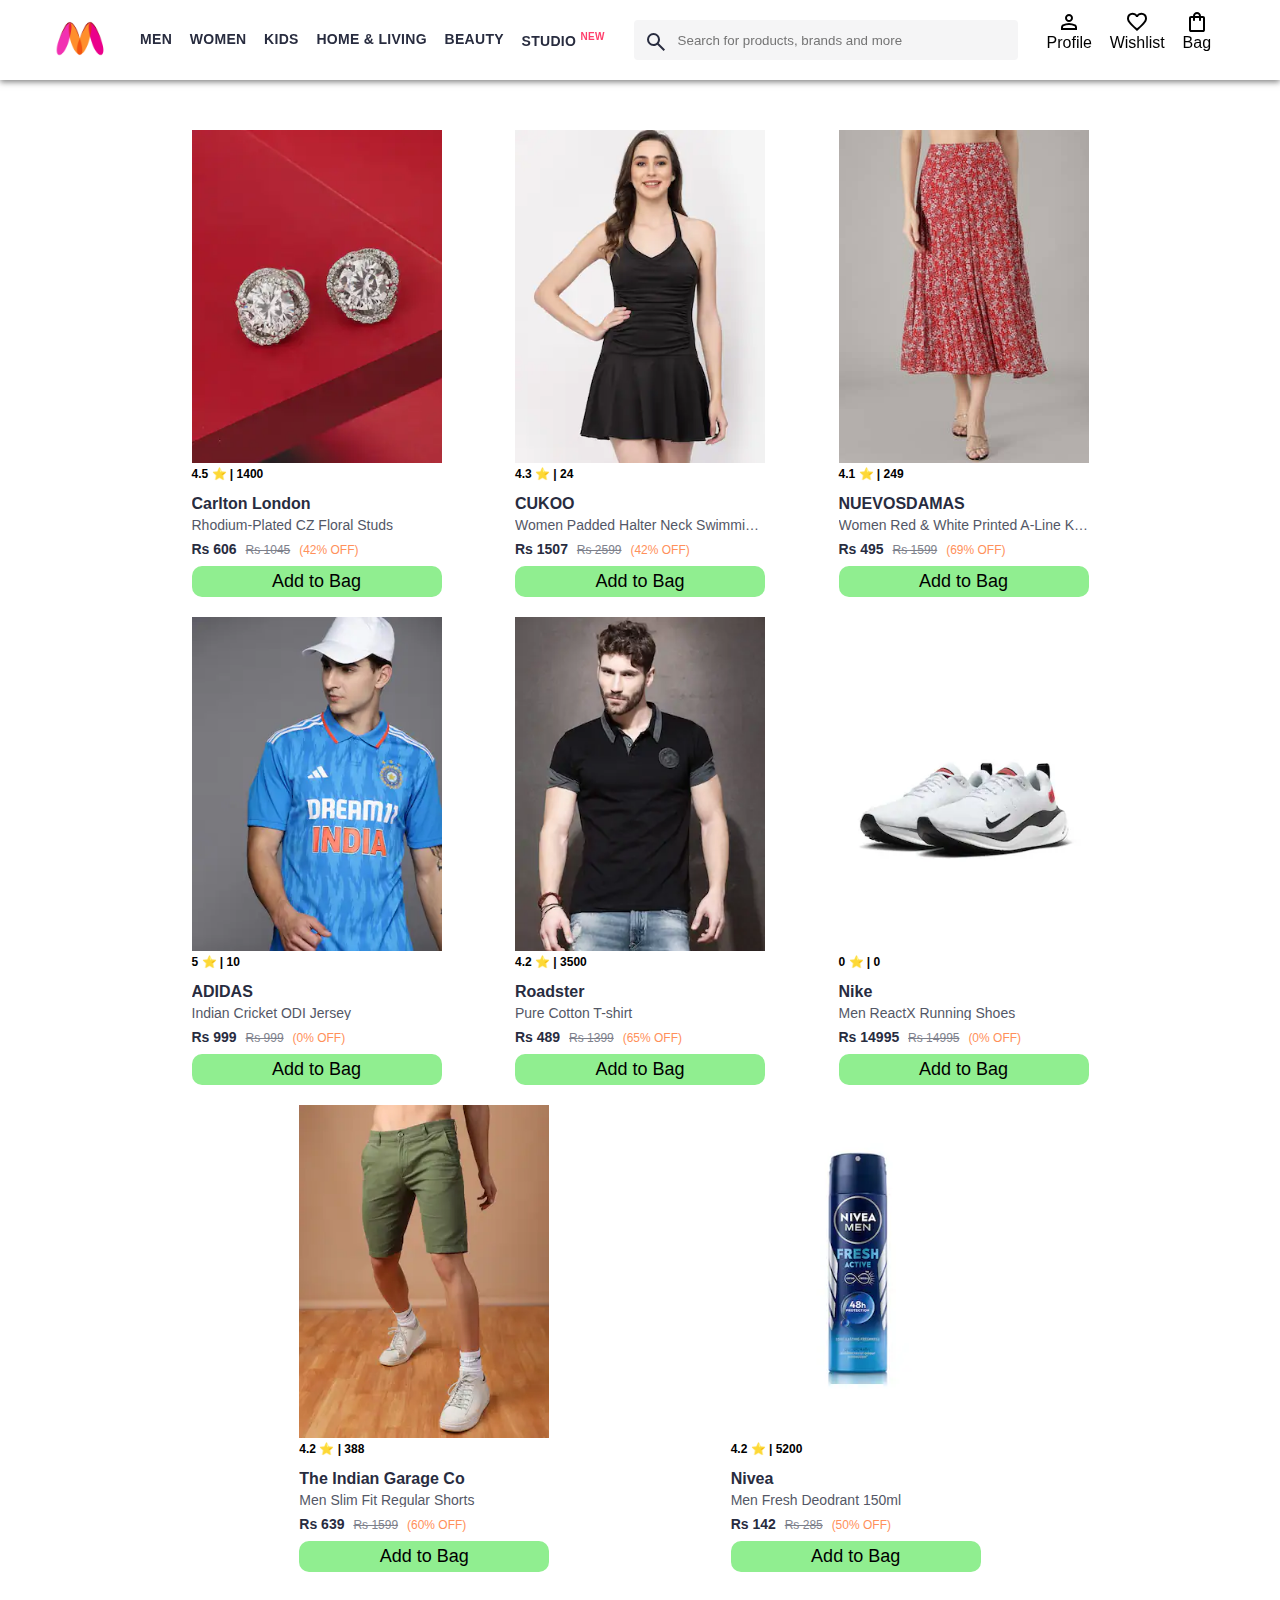
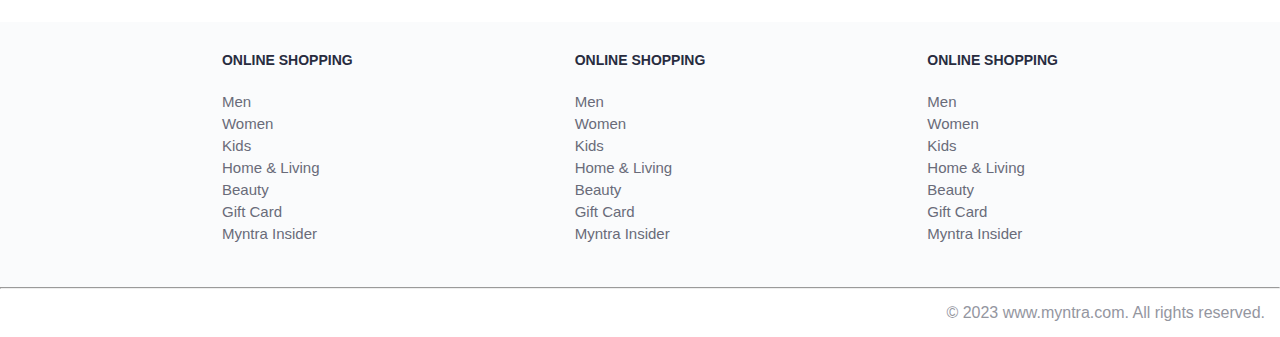
<file: index.html>
<!DOCTYPE html>
<html lang="en">
<head>
    <title>Myntra Functional Clone</title>
    <link rel="stylesheet" href="CSS/index.css">
    <link rel="stylesheet" href="https://fonts.googleapis.com/css2?family=Material+Symbols+Outlined:opsz,wght,FILL,GRAD@20..48,100..700,0..1,-50..200" />
</head>
<body>
    <header >
        <div class="logo_container">
            <a href="#"><img class="myntra_home" src="imagesmyntra/myntra_logo.webp" alt="Myntra Home"></a>
        </div>
        <nav class="nav_bar">
            <a href="#">Men</a>
            <a href="#">Women</a>
            <a href="#">Kids</a>
            <a href="#">Home & Living</a>
            <a href="#">Beauty</a>
            <a href="#">Studio <sup>New</sup></a>
        </nav>
        <div class="search_bar">
            <span class="material-symbols-outlined search_icon">search</span>
            <input class="search_input" placeholder="Search for products, brands and more">
        </div>
        <div class="action_bar">
            <div class="action_container">
                <span class="material-symbols-outlined action_icon">person</span>
                <span class="action_name">Profile</span>
            </div>

            <div class="action_container">
                <span class="material-symbols-outlined action_icon">favorite</span>
                <span class="action_name">Wishlist</span>
            </div>

            <a class="action_container" href="pages/bag.html">
                <span class="material-symbols-outlined action_icon">shopping_bag</span>
                <span class="action_name">Bag</span>
                <span class="bag-item-count">0</span>
            </a>
        </div>
    </header>
    <main>
        <div class="items-container">
        </div>
    </main>
    <footer>
        <div class="footer_container">
            <div class="footer_column">
                <h3>ONLINE SHOPPING</h3>

                <a href="#">Men</a>
                <a href="#">Women</a>
                <a href="#">Kids</a>
                <a href="#">Home & Living</a>
                <a href="#">Beauty</a>
                <a href="#">Gift Card</a>
                <a href="#">Myntra Insider</a>
            </div>

            <div class="footer_column">
                <h3>ONLINE SHOPPING</h3>

                <a href="#">Men</a>
                <a href="#">Women</a>
                <a href="#">Kids</a>
                <a href="#">Home & Living</a>
                <a href="#">Beauty</a>
                <a href="#">Gift Card</a>
                <a href="#">Myntra Insider</a>
            </div>

            <div class="footer_column">
                <h3>ONLINE SHOPPING</h3>

                <a href="#">Men</a>
                <a href="#">Women</a>
                <a href="#">Kids</a>
                <a href="#">Home & Living</a>
                <a href="#">Beauty</a>
                <a href="#">Gift Card</a>
                <a href="#">Myntra Insider</a>
            </div>
        </div>
        <hr>

        <div class="copyright">
            © 2023 www.myntra.com. All rights reserved.
        </div>
    </footer>
    <script src="Data/item.js"></script>
    <script src="scripts/index.js"></script>
</body>
</html>
</file>
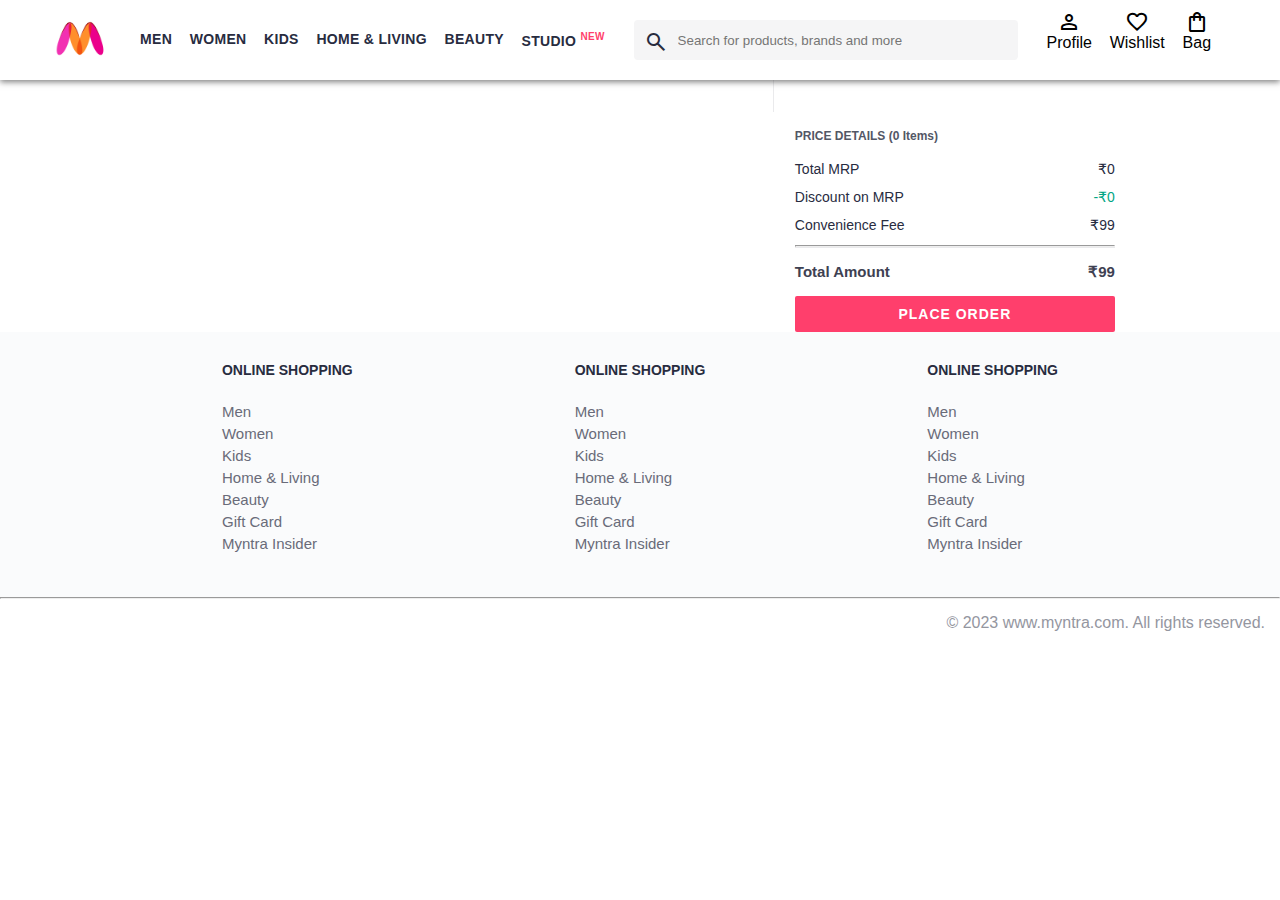
<file: pages/bag.html>
<!DOCTYPE html>
<html lang="en">
<head>
    <title>Myntra Clone</title>
    <link rel="stylesheet" href="../CSS/index.css">
    <link rel="stylesheet" href="../CSS/bag.css">
    <link rel="stylesheet" href="https://fonts.googleapis.com/css2?family=Material+Symbols+Outlined:opsz,wght,FILL,GRAD@20..48,100..700,0..1,-50..200" />
</head>
<body>
    <header>
        <div class="logo_container">
            <a href="#"><img class="myntra_home" src="../imagesmyntra/myntra_logo.webp" alt="Myntra Home"></a>
        </div>
        <nav class="nav_bar">
            <a href="#">Men</a>
            <a href="#">Women</a>
            <a href="#">Kids</a>
            <a href="#">Home & Living</a>
            <a href="#">Beauty</a>
            <a href="#">Studio <sup>New</sup></a>
        </nav>
        <div class="search_bar">
            <span class="material-symbols-outlined search_icon">search</span>
            <input class="search_input" placeholder="Search for products, brands and more">
        </div>
        <div class="action_bar">
            <div class="action_container">
                <span class="material-symbols-outlined action_icon">person</span>
                <span class="action_name">Profile</span>
            </div>

            <div class="action_container">
                <span class="material-symbols-outlined action_icon">favorite</span>
                <span class="action_name">Wishlist</span>
            </div>

            <div class="action_container">
                <span class="material-symbols-outlined action_icon">shopping_bag</span>
                <span class="action_name">Bag</span>
                <span class="bag-item-count">0</span>
            </div>
        </div>
    </header>
    <main>
      <div class="bag-page">
        <div class="bag-items-container">
        </div>
        <div class="bag-summary">
        </div>

      </div>
    </main>
    <footer>
        <div class="footer_container">
            <div class="footer_column">
                <h3>ONLINE SHOPPING</h3>

                <a href="#">Men</a>
                <a href="#">Women</a>
                <a href="#">Kids</a>
                <a href="#">Home & Living</a>
                <a href="#">Beauty</a>
                <a href="#">Gift Card</a>
                <a href="#">Myntra Insider</a>
            </div>

            <div class="footer_column">
                <h3>ONLINE SHOPPING</h3>

                <a href="#">Men</a>
                <a href="#">Women</a>
                <a href="#">Kids</a>
                <a href="#">Home & Living</a>
                <a href="#">Beauty</a>
                <a href="#">Gift Card</a>
                <a href="#">Myntra Insider</a>
            </div>

            <div class="footer_column">
                <h3>ONLINE SHOPPING</h3>

                <a href="#">Men</a>
                <a href="#">Women</a>
                <a href="#">Kids</a>
                <a href="#">Home & Living</a>
                <a href="#">Beauty</a>
                <a href="#">Gift Card</a>
                <a href="#">Myntra Insider</a>
            </div>
        </div>
        <hr>

        <div class="copyright">
            © 2023 www.myntra.com. All rights reserved.
        </div>
    </footer>
    <script src="../Data/item.js"></script>
    <script src="../scripts/index.js"></script>
    <script src="../scripts/bag.js"></script>
</body>
</html>
</file>
<file: CSS/index.css>
/***************** Item Page CSS **************************/
/*.action_container {
    text-decoration: none;
}
a.action_container:link {
    color:black;
}
.item-details {
    cursor: pointer;
    width: 250px;
    margin: 10px;
}
.stars {
    font-size: 12px;
    font-weight: 700;
    text-align: left;
}
.company {
    font-size: 18px;
    font-weight: 700;
    line-height: 1;
    color: #282c3f;
    margin-bottom: 6px;
    overflow: hidden;
    text-overflow: ellipsis;
    white-space: nowrap;
    margin-top: 20px;
}
.item-name {
    color: #535766;
    font-size: 16px;
    line-height: 1;
    margin-bottom: 0;
    margin-top: 0;
    overflow: hidden;
    text-overflow: ellipsis;
    white-space: nowrap;
    font-weight: 400;
    display: block;
}
.price-container {
    margin-top: 10px;
}
.current-price {
    font-size: 14px;
    font-weight: 700;
    color: #282c3f;
}
.original-price {
    text-decoration: line-through;
    color: #7e818c;
    font-weight: 400;
    margin-left: 5px;
    font-size: 12px;
}
.discount-percentage {
    color: #ff905a;
    font-weight: 400;
    font-size: 12px;
    margin-left: 5px;
}
.btn-bag {
    background-color: lightgreen;
    border: none;
    padding: 5px 15px;
    border-radius: 10px;
    width: 100%;
    margin-top: 7px;
    font-size: 20px;
    cursor: pointer;
}
.bag-items {
    background-color: #f16565;
    white-space: nowrap;
    text-align: center;
    line-height: 18px;
    padding: 0 6px;
    height: 18px;
    position: relative;
    border-radius: 50%;
    font-size: 12px;
    color: #fff;
    left: 13px;
    top: -44px;
    font-weight: 700;
    cursor: pointer;
}*/

* {
    margin: 0;
    padding: 0;
    font-family: Assistant,-apple-system,BlinkMacSystemFont,Segoe UI,Roboto,Helvetica,Arial,sans-serif;
    box-sizing: border-box;
}
header {
    display: flex;
    background-color:white;
    height: 80px;
    justify-content: space-between;
    align-items: center;
    box-shadow: 0 2px 6px rgba(0, 0, 0, 0.5);
    z-index: 1000;/* keep the z index higher than the navbar's z-index*/
    position:sticky;
    top:0;
    /* position:fixed;
    width:100%;
    top:0;
    left:0;
    z-index:100000;
    padding:40px,100px;
    transition:0.6s;*/
}
.myntra_home {
    height: 45px;
}
.logo_container {
    margin-left: 4%;
}
.action_bar {
    margin-right: 4%;
}
.nav_bar {
    display: flex;
    min-width: 500px;
    justify-content: space-evenly;
    
}
.nav_bar a {
    font-size: 14px;
    letter-spacing: .3px;
    color: #282c3f;
    font-weight: 700;
    text-transform: uppercase;
    text-decoration: none;
    padding: 28px 0;
    border-color: color-burn;
}
.nav_bar a:hover {
    border-bottom: 4px solid #f54e77;
}

.nav_bar a sup {
    color: #ff3f6c;
    font-size: 10px;
}

.search_bar {
    height: 40px;
    min-width: 200px;
    width: 30%;
    display: flex;
    align-items: center;
}
.search_icon {
    box-sizing: content-box;
    height: 20px;
    padding: 10px;

    background-color: #f5f5f6;
    color: #282c3f;
    font-weight: 300;
    border-radius: 4px 0 0 4px;
}
.search_input {
    color: #696e79;
    background-color: #f5f5f6;
    flex-grow: 1;
    height: 40px;
    border: 0;
    border-radius: 0 4px 4px 0;
}

.action_bar {
    display: flex;
    min-width: 200px;
    justify-content: space-evenly;
}

.action_container {
    display: flex;
    flex-direction: column;
    align-items: center;
    cursor:pointer;
}
/*
header.sticky {
    padding: 2px;
}*/





/* Main section */
.banner_container {
    margin: 40px 0;
}
.banner_image {
    width: 100%;
}

.category_heading {
    text-transform: uppercase;
    color: #3e4152;
    letter-spacing: .15em;
    font-size: 1.8em;
    margin: 50px 0 10px 30px;
    max-height: 5em;
    font-weight: 700;
}

.category-items, .items-container {
    width: 80%;
    margin: 50px 10%;
    display: flex;
    flex-wrap: wrap;
    justify-content: space-evenly;
}

.sale_item {
    width: 250px;
}

.footer_container {
    padding: 30px 0px 40px 0px;
    background: #FAFBFC;
    display: flex;
    justify-content: space-evenly;
}

.footer_column {
    display: flex;
    flex-direction: column;
}

.footer_column h3 {
    color: #282c3f;
    font-size: 14px;
    margin-bottom: 25px;
}

.footer_column a {
    color: #696b79;
    font-size: 15px;
    text-decoration: none;
    padding-bottom: 5px;
}

.copyright {
    color: #94969f;
    text-align: end;
    padding: 15px;
}

.items-container {
    width: 80%;
    margin: 40px 10%;
}
.item-container {
    width: 250px;
    margin: 10px;
}
.item-image {
    width: 100%;
}
.rating {
    font-size: 12px;
    font-weight: 700;
}
.company-name {
    margin-top: 15px;
    font-size: 16px;
    font-weight: 700;
    line-height: 1;
    color: #282c3f;
    margin-bottom: 6px;
    overflow: hidden;
    text-overflow: ellipsis;
    white-space: nowrap;
}
.item-name {
    color: #535766;
    font-size: 14px;
    line-height: 1;
    margin-bottom: 0;
    margin-top: 0;
    overflow: hidden;
    text-overflow: ellipsis;
    white-space: nowrap;
    font-weight: 400;
    display: block;
}
.price {
    margin-top: 10px;
    font-size: 14px;
    line-height: 15px;
    color: #282c3f;
    white-space: nowrap;
}
.current-price {
    font-size: 14px;
    font-weight: 700;
    color: #282c3f;
}
.original-price {
    text-decoration: line-through;
    color: #7e818c;
    font-weight: 400;
    margin-left: 5px;
    font-size: 12px;
}
.discount {
    color: #ff905a;
    font-weight: 400;
    font-size: 12px;
    margin-left: 5px;
}
.btn-add-bag {
    margin-top: 8px;
    font-size: 18px;
    width: 100%;
    background-color: lightgreen;
    border: none;
    padding: 5px 15px;
    border-radius: 10px;
    cursor: pointer;
}
.bag-item-count {
    background-color: #f16565;
    white-space: nowrap;
    text-align: center;
    line-height: 18px;
    padding: 0 6px;
    height: 18px;
    position: relative;
    border-radius: 50%;
    font-size: 12px;
    color: #fff;
    left: 13px;
    top: -44px;
    font-weight: 700;
    cursor: pointer;
}
.action_container {
    text-decoration: none;
}
a.action_container:link {
    color:black;
}
</file>
<file: CSS/bag.css>
.bag-items-container {
    display: inline-block;
    width: 64%;
    padding-right: 20px;
    border-right: 1px solid #eaeaec;
    padding-top: 32px;
    color: #282c3f;
    font-size: 13px;
    line-height: 1.42857143;
    z-index:1;
  }
  
  .bag-page {
    width: 75%;
    margin-left: 12.5%;
  }
  
  .bag-summary {
    vertical-align: top;
    display: inline-block;
    width: 35%;
    padding: 24px 0 0 16px;
    color: #282c3f;
    font-size: 13px;
    line-height: 1.42857143;
  }
  
  .bag-details-container {
    margin-bottom: 16px;
  }
  
  .price-header {
    font-size: 12px;
    font-weight: 700;
    margin: 24px 0 16px;
    color: #535766;
  }
  
  .price-item {
    margin-bottom: 12px;
    line-height: 16px;
    font-size: 14px;
    color: #282c3f;
  }
  
  .price-item-value {
    float: right;
  }
  
  .priceDetail-base-discount {
    color: #03a685;
  }
  
  .price-footer {
    font-weight: 700;
    font-size: 15px;
    padding-top: 16px;
    border-top: 1px solid #eaeaec;
    color: #3e4152;
    line-height: 16px;
  }
  
  .btn-place-order {
    width: 100%;
    letter-spacing: 1px;
    font-size: 14px;
    font-weight: 600;
    border-radius: 2px;
    border-width: 0px;
    padding: 10px 16px;
    background-color: rgb(255, 63, 108);
    color: rgb(255, 255, 255);
    cursor: pointer;
  }
  
  .bag-item-container {
    margin-bottom: 8px;
    background: #fff;
    font-size: 14px;
    border: 1px solid #eaeaec;
    border-radius: 4px;
    position: relative;
    padding: 12px 12px 0;
  }
  
  .item-left-part {
    position: absolute;
    background: rgb(255, 242, 223);
    height: 148px;
    width: 111px;
  }
  
  .item-right-part {
    padding-left: 12px;
    position: relative;
    min-height: 148px;
    margin-left: 111px;
    margin-bottom: 12px;
  }
  
  .bag-item-img {
    width: 100%;
  }
  
  .return-period {
    display: inline-flex;
    font-size: 14px;
    padding-top: 8px;
  }
  
  .return-period-days {
    font-weight: 700;
    margin-right: 4px;
  }
  
  .delivery-details {
    margin-top: 5px;
    color: #282c3f;
    font-size: 12px;
    letter-spacing: -.1px;
    margin-bottom: 8px;
    line-height: 15px;
  }
  
  .delivery-details-days {
    color: #03a685;
  }
  
  .remove-from-cart {
    position: absolute;
    font-size: 25px;
    top: 10px;
    right: 18px;
    width: 14px;
    height: 14px;
    cursor : pointer;
  }
</file>
